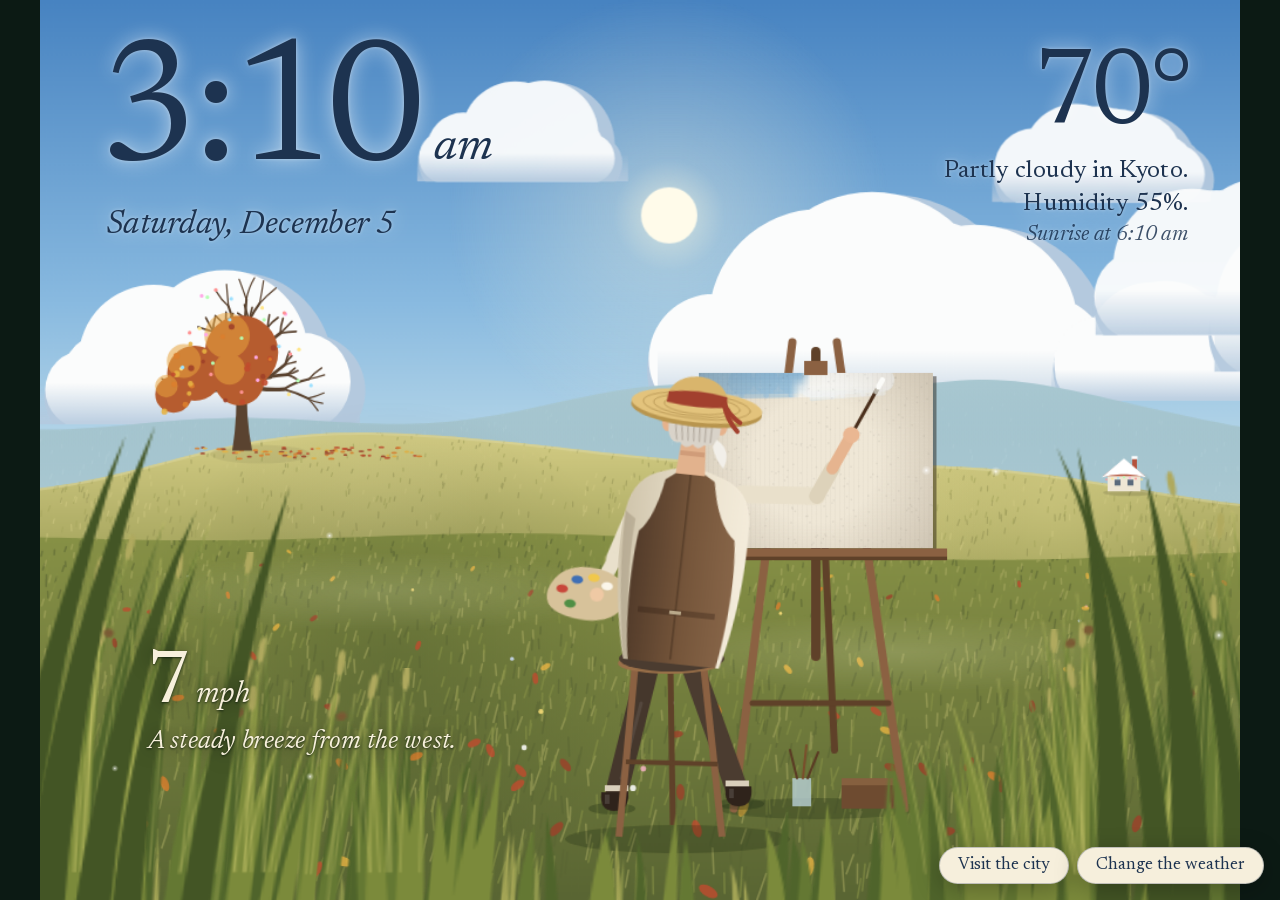
<file: demo/index.html>
<!DOCTYPE html>
<html lang="en">
<head>
<meta charset="utf-8">
<title>The Painter's Meadow</title>
<meta name="viewport" content="width=device-width, initial-scale=1">
<meta name="apple-mobile-web-app-capable" content="yes">
<meta name="mobile-web-app-capable" content="yes">
<meta name="apple-mobile-web-app-status-bar-style" content="black">
<meta name="apple-mobile-web-app-title" content="Panel">
<link rel="apple-touch-icon" href="icon-180.png">
<link rel="icon" type="image/png" href="icon-180.png">
<link rel="manifest" href="manifest.webmanifest">
<script>   // the start page (and the Home Screen icon): open the city if that was open last; links with settings open where they point
  try { if (!location.search && localStorage.getItem('panel.scene') === '"city"') location.replace('city.html'); } catch (e) {}
</script>

<meta name="description" content="An old painter in a windy meadow paints your photos, stroke by stroke. Live weather, a real sun, grass that sways with the wind. Drawn entirely in code.">
<link rel="stylesheet" href="../static/fonts/fonts.css">
<style>
  /* Standalone demo of the iPad panel's meadow scene. Same scene code (../static/meadow.js),
     with live weather fetched in the browser instead of from the panel server. */
  html, body { margin: 0; height: 100%; background: #0c1a14; overflow: hidden; color: #1d3350;
    font-family: 'Newsreader', Georgia, serif; -webkit-font-smoothing: antialiased; }
  /* fixed, not absolute: the unscaled 1024 px stage mustn't make the page wider than a narrow screen
     (an iPad held upright), or the browser reports the wrong width and iPadOS zooms the page out */
  #stage { position: fixed; left: 0; top: 0; width: 1024px; height: 768px; overflow: hidden; -webkit-transform-origin: 0 0; transform-origin: 0 0; }
  #stage canvas, #clouds, #waves { position: absolute; left: 0; top: 0; }
  #clouds, #waves { width: 1024px; height: 768px; overflow: hidden; pointer-events: none; }
  #figure { position: absolute; left: 0; top: 0; }
  #grass { position: absolute; left: 0; top: 0; width: 1024px; height: 768px; overflow: hidden; pointer-events: none; }
  #wx { pointer-events: none; }
  .wave { position: absolute; left: 0; top: 0; width: 460px; height: 70px;
    background: radial-gradient(ellipse at center, rgba(255,255,215,0.16), rgba(255,255,215,0) 70%); }

  #info { position: absolute; left: 0; top: 0; width: 1024px; height: 768px; pointer-events: none; }
  .sky { color: #1d3350; text-shadow: 0 0 16px rgba(255,255,255,0.55), 0 0 3px rgba(255,255,255,0.4); }
  body.ph-golden .sky { color: #3b2417; text-shadow: 0 0 16px rgba(255,236,205,0.6), 0 0 3px rgba(255,236,205,0.4); }
  body.ph-night .sky { color: #f3ead6; text-shadow: 0 1px 3px rgba(0,0,0,0.5), 0 0 18px rgba(0,0,20,0.6); }
  .ground { color: #f7f0dc; text-shadow: 0 1px 2px rgba(5,20,8,0.75), 0 0 16px rgba(5,20,8,0.6); }
  #clock { position: absolute; left: 50px; top: 26px; }
  #time { font-size: 150px; line-height: 1; letter-spacing: -4px; }
  #ampm { font-size: 40px; font-style: italic; margin-left: 10px; }
  #date { font-size: 28px; font-style: italic; margin: 2px 0 0 6px; }
  #weather { position: absolute; right: 44px; top: 40px; width: 400px; text-align: right; }
  #w-temp { font-size: 92px; line-height: 0.95; letter-spacing: -3px; }
  #w-text { font-size: 21px; line-height: 1.3; margin-top: 6px; }
  #w-more { font-size: 18px; font-style: italic; margin-top: 2px; }
  #w-sun { font-size: 18px; font-style: italic; margin-top: 4px; opacity: 0.85; }
  #wind { position: absolute; left: 92px; top: 552px; }
  #wind-speed { font-size: 64px; line-height: 1; letter-spacing: -1px; }
  #wind-speed small { font-size: 26px; letter-spacing: 0; margin-left: 6px; font-style: italic; }
  #wind-words { font-size: 22px; font-style: italic; margin-top: 4px; max-width: 280px; line-height: 1.25; }
  #painting-hit { position: absolute; left: 562px; top: 318px; width: 200px; height: 150px; pointer-events: auto; cursor: zoom-in; }
  #viewer { display: none; position: absolute; left: 0; top: 0; width: 1024px; height: 768px; background: rgba(10,14,12,0.86); pointer-events: auto; cursor: zoom-out; }
  #viewer.on { display: block; }
  #viewer div { position: absolute; left: 92px; top: 64px; width: 840px; height: 630px; background-size: cover; background-position: center;
    box-shadow: 0 0 0 12px #8b6142, 0 0 0 14px #5f4129, 0 20px 60px rgba(0,0,0,0.6); }

  /* controls: a paper card outside the scene */
  .pills { position: fixed; right: 16px; bottom: 16px; z-index: 5; display: flex; gap: 8px; }
  .pill { font: inherit; font-size: 17px; color: #1d3350; text-decoration: none;
    background: #f6efdc; border: 1px solid rgba(29,51,80,0.25); border-radius: 22px; padding: 9px 18px; cursor: pointer;
    box-shadow: 0 6px 24px rgba(0,0,0,0.25); }
  .seg { display: flex; gap: 6px; margin: 2px 0 14px; }
  .seg a { font: inherit; font-size: 15px; color: #1d3350; text-decoration: none; border: 1px solid rgba(29,51,80,0.3); border-radius: 16px; padding: 4px 11px; }
  .seg a.on { background: #1d3350; color: #f6efdc; border-color: #1d3350; }
  #panel .seg a { color: #1d3350; } #panel .seg a.on { color: #f6efdc; }
  #panel { display: none; position: fixed; right: 16px; bottom: 16px; z-index: 6; width: 330px; max-width: calc(100% - 32px);
    max-height: calc(100% - 32px); overflow-y: auto; box-sizing: border-box; padding: 18px 20px 16px;
    background: #f6efdc; color: #1d3350; border-radius: 14px; box-shadow: 0 10px 40px rgba(0,0,0,0.35); }
  body.panel #panel { display: block; -webkit-animation: rise 0.18s ease-out; animation: rise 0.18s ease-out; }
  @-webkit-keyframes rise { from { opacity: 0; -webkit-transform: translateY(10px); } to { opacity: 1; -webkit-transform: none; } }
  @keyframes rise { from { opacity: 0; transform: translateY(10px); } to { opacity: 1; transform: none; } }
  #scrim { display: none; position: fixed; left: 0; top: 0; right: 0; bottom: 0; z-index: 5; }
  body.panel #scrim { display: block; }
  /* a short line over the scene saying what just happened */
  #caption { position: fixed; left: 16px; bottom: 16px; z-index: 4; max-width: calc(100% - 32px); box-sizing: border-box;
    font-size: 17px; font-style: italic; padding: 9px 18px; border-radius: 22px; pointer-events: none;
    background: rgba(246,239,220,0.95); color: #1d3350; box-shadow: 0 6px 24px rgba(0,0,0,0.3);
    opacity: 0; -webkit-transform: translateY(8px); transform: translateY(8px); -webkit-transition: opacity 0.25s, -webkit-transform 0.25s; transition: opacity 0.25s, transform 0.25s; }
  #caption.on { opacity: 1; -webkit-transform: none; transform: none; }
  .chips button { -webkit-tap-highlight-color: transparent; -webkit-transition: background-color 0.15s, color 0.15s, opacity 0.2s, -webkit-transform 0.08s; transition: background-color 0.15s, color 0.15s, opacity 0.2s, transform 0.08s; }
  .chips button:active { -webkit-transform: scale(0.93); transform: scale(0.93); }
  body.panel .pills { display: none; }
  #panel h2 { margin: 0 0 4px; font-weight: 500; font-size: 22px; }
  #panel p { margin: 0 0 12px; font-size: 15px; line-height: 1.4; color: #4a5a70; }
  #panel label { display: block; font-size: 15px; margin: 14px 0 6px; font-weight: 500; }
  #panel label span { font-weight: 400; font-style: italic; color: #4a5a70; }
  #panel input[type=range] { width: 100%; accent-color: #a2402e; }
  .chips { display: flex; flex-wrap: wrap; gap: 6px; }
  .chips button, .row button, #panel .file { font: inherit; font-size: 15px; color: #1d3350; background: transparent; cursor: pointer;
    border: 1px solid rgba(29,51,80,0.3); border-radius: 16px; padding: 4px 11px; }
  .chips button.on { background: #1d3350; color: #f6efdc; border-color: #1d3350; }
  .row { display: flex; flex-wrap: wrap; gap: 6px; align-items: center; }
  .row button { white-space: nowrap; }
  .row input[type=text] { flex: 1; min-width: 0; font: inherit; font-size: 15px; padding: 5px 10px; border: 1px solid rgba(29,51,80,0.3); border-radius: 16px; background: #fffaf0; color: #1d3350; }
  #panel .file { display: inline-block; }
  #panel .file input { display: none; }
  #place-list { display: none; list-style: none; margin: 6px 0 0; padding: 4px; border-radius: 12px; border: 1px solid rgba(29,51,80,0.2); background: #fffaf0; box-shadow: 0 6px 18px rgba(29,51,80,0.12); }
  #place-list.open { display: block; }
  #place-list li { padding: 6px 10px; border-radius: 8px; cursor: pointer; font-size: 15px; color: #1d3350; line-height: 1.25; }
  #place-list li small { display: block; font-size: 13px; color: #4a5a70; }
  #place-list li.on, #place-list li:hover { background: rgba(162,64,46,0.12); }
  #place-status { font-size: 14px; color: #4a5a70; margin-top: 6px; min-height: 18px; }
  #reload { position: absolute; right: 64px; top: 10px; font: inherit; font-size: 15px; background: none; border: 0; color: #4a5a70; cursor: pointer; padding: 6px; }
  #close { position: absolute; right: 12px; top: 10px; font: inherit; font-size: 15px; background: none; border: 0; color: #4a5a70; cursor: pointer; padding: 6px; }
  #panel .foot { margin-top: 16px; font-size: 14px; color: #4a5a70; }
  #panel a { color: #a2402e; }
  #turn { display: none; position: fixed; left: 16px; right: 16px; top: calc(75vw + 14px); text-align: center; color: #f6efdc; font-style: italic; font-size: 16px; }
  @media (orientation: portrait) and (max-width: 700px) { #turn { display: block; } body.panel #turn { display: none; } #panel { max-height: calc(100% - 75vw - 32px); } }
  button:focus-visible, input:focus-visible, a:focus-visible, .file:focus-within { outline: 2px solid #a2402e; outline-offset: 2px; }
</style>
</head>
<body class="ph-day">
<div id="stage">
  <canvas id="backdrop"></canvas>
  <canvas id="moon"></canvas>
  <canvas id="sun"></canvas>
  <canvas id="land"></canvas>
  <div id="clouds"></div>
  <div id="waves"></div>
  <div id="figure"></div>
  <canvas id="wx"></canvas>
  <div id="grass"></div>
  <div id="info">
    <div id="clock" class="sky"><div><span id="time">--:--</span><span id="ampm"></span></div><div id="date"></div></div>
    <div id="weather" class="sky"><div id="w-temp"></div><div id="w-text">Fetching the weather</div><div id="w-sun"></div><div id="w-more"></div></div>
    <div id="wind" class="ground"><div id="wind-speed"></div><div id="wind-words"></div></div>
    <div id="painting-hit" title="See the painting up close"></div>
    <div id="viewer"><div id="viewer-img"></div></div>
  </div>
</div>

<div id="turn">Turn your phone sideways for the full meadow.</div>
<div class="pills"><a class="pill" id="to-city" href="city.html">Visit the city</a><button class="pill" id="open" type="button">Change the weather</button></div>
<div id="scrim"></div>
<div id="caption" role="status"></div>
<div id="panel" role="dialog" aria-label="Scene controls">
  <button id="reload" type="button" title="Get the latest version and redraw the scene">Reload</button>
  <button id="close" type="button" aria-label="Close">Close</button>
  <div class="seg" aria-label="Scene"><a class="on" href="#" aria-current="page">Meadow</a><a id="seg-city" href="city.html">City</a></div>
  <h2>The painter's meadow</h2>
  <p>He paints whatever is in front of him. Give him your photos, change the sky, or move through the year.</p>

  <label>Your photos <span>stay on this device</span></label>
  <div class="row"><label class="file" style="margin:0">Choose photos<input id="files" type="file" accept="image/*" multiple></label><button id="files-clear" type="button" hidden>Remove</button></div>

  <label for="wind-range">Wind <span id="wind-val"></span></label>
  <input id="wind-range" type="range" min="0" max="80" step="1" value="10">

  <label>Weather</label>
  <div class="chips" id="kinds">
    <button type="button" data-code="0">Clear</button><button type="button" data-code="2">Partly cloudy</button>
    <button type="button" data-code="3">Overcast</button><button type="button" data-code="45">Fog</button>
    <button type="button" data-code="63">Rain</button><button type="button" data-code="95">Storm</button>
    <button type="button" data-code="73">Snow</button>
  </div>

  <label for="time-range">Time of day <span id="time-val"></span></label>
  <input id="time-range" type="range" min="0" max="23.9167" step="0.0833333333" value="12">

  <label for="day-range">Date <span id="day-val"></span></label>
  <input id="day-range" type="range" min="0" max="364" step="1" value="0">

  <label for="place">Place</label>
  <div class="row"><input id="place" type="text" placeholder="Search a town" autocomplete="off" spellcheck="false"><button id="find" type="button">Go</button></div>
  <ul id="place-list"></ul>
  <div class="row" style="margin-top:6px"><button id="find-here" type="button">Near me</button><button id="live" type="button">Live weather</button><button id="units" type="button">°F</button></div>
  <div id="place-status"></div>

  <div class="foot">Drawn entirely in code, no images. Weather from <a href="https://open-meteo.com/" target="_blank" rel="noopener">Open-Meteo</a>. <a href="../">How it was made</a></div>
</div>

<script>window.MEADOW_STANDALONE = true;</script>
<script src="../static/sky.js"></script>
<script src="places.js"></script>
<script src="keep.js"></script>
<script src="../static/meadow.js"></script>
<script>
(function () {
  var DAYS = ['Sunday','Monday','Tuesday','Wednesday','Thursday','Friday','Saturday'];
  var MONTHS = ['January','February','March','April','May','June','July','August','September','October','November','December'];
  var COMPASS = ['north', 'northeast', 'east', 'southeast', 'south', 'southwest', 'west', 'northwest'];
  var WMO = {0: 'Clear', 1: 'Mostly clear', 2: 'Partly cloudy', 3: 'Overcast', 45: 'Fog', 48: 'Fog',
    51: 'Light drizzle', 53: 'Drizzle', 55: 'Heavy drizzle', 61: 'Light rain', 63: 'Rain', 65: 'Heavy rain',
    66: 'Freezing rain', 67: 'Freezing rain', 71: 'Light snow', 73: 'Snow', 75: 'Heavy snow', 77: 'Snow grains',
    80: 'Showers', 81: 'Showers', 82: 'Heavy showers', 85: 'Snow showers', 86: 'Snow showers',
    95: 'Thunderstorm', 96: 'Thunderstorm', 99: 'Thunderstorm'};
  function $(id) { return document.getElementById(id); }
  function pad(n) { return n < 10 ? '0' + n : '' + n; }
  function q(n) { var m = new RegExp('[?&]' + n + '=([^&#]*)').exec(location.search); return m ? decodeURIComponent(m[1]) : null; }

  var WX = { clear: 0, partly: 2, cloudy: 3, fog: 45, drizzle: 53, rain: 63, heavy: 65, snow: 73, blizzard: 75, storm: 95 };
  // a link's own settings win; then what this browser remembers (keep.js); then the defaults
  var saved = Keep.get('place');
  var unit = q('unit') || Keep.get('unit') || (/^en-US/.test(navigator.language || '') ? 'F' : 'C');
  var placeSet = !!(q('place') || saved), place = q('place') ? { name: q('place'), lat: +q('lat'), lon: +q('lon') } : saved || { name: 'Kyoto', lat: 35.0116, lon: 135.7681 };
  Keep.set('scene', 'meadow');
  var live = null, manual = { code: null, wind: null }, dayN = +(q('days') || 0), timeH = q('time') ? (function (t) { var p = t.split(':'); return +p[0] + p[1] / 60; })(q('time')) : null;

  function T(c) { return Math.round(unit === 'F' ? c * 9 / 5 + 32 : c); }
  function offset() {   // the place's UTC offset (seconds) on the day shown, so summer dates get summer time
    if (!live) return 0;
    if (!dayN || !live.tz || !window.Intl) return live.utc_offset;
    try {
      var ms = Date.now() + dayN * 86400000, p = {}, parts = new Intl.DateTimeFormat('en-US', { timeZone: live.tz, hourCycle: 'h23',
        year: 'numeric', month: 'numeric', day: 'numeric', hour: 'numeric', minute: 'numeric' }).formatToParts(new Date(ms));
      for (var i = 0; i < parts.length; i++) p[parts[i].type] = +parts[i].value;
      return Math.round((Date.UTC(p.year, p.month - 1, p.day, p.hour % 24, p.minute) - ms) / 60000) * 60;
    } catch (e) { return live.utc_offset; }
  }
  function current() {   // live weather with any manual changes on top
    var w = {}, k;
    for (k in live) w[k] = live[k];
    if (manual.code !== null) { w.code = manual.code; w.desc = WMO[manual.code]; }
    if (manual.wind !== null) w.wind = manual.wind;
    w.utc_offset = offset();
    return w;
  }
  function localNow() {   // hours since midnight at the chosen place
    if (timeH !== null) return timeH;
    var d = new Date(Date.now() + offset() * 1000);
    return d.getUTCHours() + d.getUTCMinutes() / 60;
  }
  function hm(iso) { var p = iso.split('T')[1].split(':'); return +p[0] + p[1] / 60; }
  function sunTimes(w) {   // sunrise and sunset (local hours) on the day shown: live for today, worked out from the sun for other days,
    // or { polar: 'up' | 'down' } when it never rises or never sets
    var off = (w.utc_offset || 0) * 1000, d = new Date(Date.now() + off + dayN * 86400000), m0 = Date.UTC(d.getUTCFullYear(), d.getUTCMonth(), d.getUTCDate()) - off;
    var rise = null, set = null, prev = Sky.sun(m0, place.lat, place.lon).el, i;
    for (i = 1; i <= 288; i++) {
      var el = Sky.sun(m0 + i * 300000, place.lat, place.lon).el, f = (i - 1 + (-0.833 - prev) / (el - prev)) / 12;
      if (prev < -0.833 && el >= -0.833 && rise === null) rise = f;
      if (prev >= -0.833 && el < -0.833) set = f;
      prev = el;
    }
    if (rise === null && set === null) return { polar: prev > -0.833 ? 'up' : 'down' };   // midnight sun, or polar night
    if (!dayN) return [hm(w.sunrise), hm(w.sunset)];
    return [rise === null ? hm(w.sunrise) : rise, set === null ? hm(w.sunset) : set];
  }
  function fmt(h) { var hh = Math.floor(h), mm = Math.round((h - hh) * 60); if (mm === 60) { hh++; mm = 0; } return { t: (hh % 12 || 12) + ':' + pad(mm), ap: hh % 24 < 12 ? 'am' : 'pm' }; }
  function setPhase() { document.body.className = document.body.className.replace(/ph-\w+/, 'ph-' + Meadow.phase()); }
  function render() {
    if (!live) return;
    var w = current();
    Meadow.setWeather(w);
    setPhase();
    $('w-temp').textContent = T(w.temp) + '°';
    var feels = Math.abs(T(w.feels) - T(w.temp)) >= 3;
    $('w-text').innerHTML = '';
    $('w-text').appendChild(document.createTextNode(w.desc + ' in ' + place.name + '.'));
    $('w-text').appendChild(document.createElement('br'));
    $('w-text').appendChild(document.createTextNode((feels ? 'Feels like ' + T(w.feels) + '°, humidity ' : 'Humidity ') + w.humidity + '%.'));
    var st = sunTimes(w), now = localNow(), rise = st[0], set = st[1];
    $('w-sun').textContent = st.polar ? (st.polar === 'up' ? 'The sun doesn’t set today' : 'The sun doesn’t rise today') : now < rise ? 'Sunrise at ' + fmt(rise).t + ' ' + fmt(rise).ap : now < set ? 'Sunset at ' + fmt(set).t + ' ' + fmt(set).ap : 'Sunrise at ' + fmt(rise).t + ' ' + fmt(rise).ap;
    var kmh = w.wind, from = w.wind_dir == null ? '' : ' from the ' + COMPASS[Math.round(w.wind_dir / 45) % 8];
    $('wind-speed').innerHTML = kmh < 2 ? 'Calm' : (unit === 'F' ? Math.round(kmh * 0.621) + '<small>mph</small>' : Math.round(kmh) + '<small>km/h</small>');
    $('wind-words').textContent = kmh < 2 ? 'Still air. The grass is resting.' :
      (kmh < 12 ? 'A light breeze' : kmh < 29 ? 'A steady breeze' : kmh < 39 ? 'A fresh wind' : kmh < 50 ? 'A strong wind' : kmh < 62 ? 'Near-gale winds' : 'Gale-force winds') + from + '.';
    $('wind-range').value = Math.round(kmh);
    $('wind-val').textContent = unit === 'F' ? Math.round(kmh * 0.621) + ' mph' : Math.round(kmh) + ' km/h';
    var chips = $('kinds').getElementsByTagName('button');
    for (var i = 0; i < chips.length; i++) chips[i].className = manual.code !== null && +chips[i].getAttribute('data-code') === manual.code ? 'on' : '';
    $('units').textContent = unit === 'F' ? 'Show °C' : 'Show °F';
    tick(); links();
  }
  function links() {   // the switch to the city keeps the weather, wind, time and place
    var qs = [], name;
    for (name in WX) if (WX[name] === manual.code) { qs.push('wx=' + name); break; }
    if (manual.wind !== null) qs.push('wind=' + manual.wind);
    if (timeH !== null) qs.push('time=' + Math.floor(timeH) + ':' + pad(Math.round((timeH % 1) * 60)));
    if (dayN) qs.push('days=' + dayN);
    if (placeSet) qs.push('place=' + encodeURIComponent(place.name), 'lat=' + place.lat, 'lon=' + place.lon);
    qs.push('unit=' + unit);
    var href = 'city.html?' + qs.join('&');
    $('to-city').href = href; $('seg-city').href = href;
  }
  function tick() {
    var h = localNow(), f = fmt(h);
    $('time').textContent = f.t; $('ampm').textContent = f.ap;
    var d = new Date(Date.now() + dayN * 86400000 + offset() * 1000);
    $('date').textContent = DAYS[d.getUTCDay()] + ', ' + MONTHS[d.getUTCMonth()] + ' ' + d.getUTCDate();
    $('time-range').value = h;
    $('day-range').value = dayN;
    $('day-val').textContent = (dayN ? MONTHS[d.getUTCMonth()].slice(0, 3) + ' ' + d.getUTCDate() : 'today') + ', ' + moonWords();
    var tf = fmt(h); $('time-val').textContent = timeH === null ? 'now, ' + tf.t + ' ' + tf.ap : tf.t + ' ' + tf.ap;
  }

  function moonWords() {
    var m = Meadow.moon(), side = m.waxing ? 'waxing' : 'waning';
    var name = m.lit < 0.03 ? 'new moon' : m.lit < 0.4 ? side + ' crescent' : m.lit < 0.6 ? 'half moon' :
      m.lit < 0.97 ? side + ' gibbous' : 'full moon';
    return name + (m.lit < 0.03 ? '' : m.el < -4 ? ', below the horizon' : m.x < 0 || m.x > 1024 ? ', out of view' : ', in the sky');
  }

  function fetchAir() {   // live US air quality: a haze over the scene when it's poor
    var x = new XMLHttpRequest();
    x.open('GET', 'https://air-quality-api.open-meteo.com/v1/air-quality?latitude=' + place.lat + '&longitude=' + place.lon + '&current=us_aqi', true);
    x.onload = function () {
      try {
        var a = Math.round(JSON.parse(x.responseText).current.us_aqi), words = a <= 50 ? 'good' : a <= 100 ? 'moderate' : a <= 150 ? 'unhealthy for sensitive groups' : a <= 200 ? 'unhealthy' : a <= 300 ? 'very unhealthy' : 'hazardous';
        Meadow.setAir(a);
        $('w-more').textContent = 'Air quality ' + a + ', ' + words + '.';
      } catch (e) {}
    };
    x.send();
  }
  function fetchWeather() {
    $('place-status').textContent = 'Fetching the weather for ' + place.name;
    var url = 'https://api.open-meteo.com/v1/forecast?latitude=' + place.lat + '&longitude=' + place.lon +
      '&current=temperature_2m,apparent_temperature,weather_code,wind_speed_10m,wind_direction_10m,relative_humidity_2m,is_day,cloud_cover' +
      '&daily=sunrise,sunset&timezone=auto&forecast_days=1';
    var x = new XMLHttpRequest();
    x.open('GET', url, true);
    x.onload = function () {
      try {
        var r = JSON.parse(x.responseText), c = r.current;
        live = { place: place.name, lat: place.lat, lon: place.lon, temp: c.temperature_2m, feels: c.apparent_temperature,
          desc: WMO[c.weather_code] || 'Fair', wind: Math.round(c.wind_speed_10m), wind_dir: c.wind_direction_10m,
          humidity: c.relative_humidity_2m, code: c.weather_code, is_day: c.is_day, clouds: c.cloud_cover,
          utc_offset: r.utc_offset_seconds || 0, tz: r.timezone, sunrise: r.daily.sunrise[0], sunset: r.daily.sunset[0] };
        $('place-status').textContent = 'Live weather for ' + place.name + '.';
        render();
        fetchAir();
      } catch (e) { offline(); }
    };
    x.onerror = offline;
    x.send();
  }
  function offline() {   // still show the scene with a pleasant made-up day
    var d = new Date(), iso = d.getFullYear() + '-' + pad(d.getMonth() + 1) + '-' + pad(d.getDate());
    live = { place: place.name, lat: place.lat, lon: place.lon, temp: 21, feels: 21, desc: 'Partly cloudy', wind: 12, wind_dir: 270,
      humidity: 55, code: 2, is_day: 1, utc_offset: -d.getTimezoneOffset() * 60, sunrise: iso + 'T06:10', sunset: iso + 'T19:20' };
    $('place-status').textContent = 'Could not reach the weather service, so this is a made-up day.';
    render();
  }

  // controls
  function closePanel() { document.body.className = document.body.className.replace(/ panel\b/g, ''); }
  var capTimer;
  function caption(text) {   // a short line over the scene, for when the panel is out of the way
    var c = $('caption'); c.textContent = text; c.className = 'on';
    clearTimeout(capTimer); capTimer = setTimeout(function () { c.className = ''; }, 3500);
  }
  $('open').onclick = function () { $('caption').className = ''; document.body.className += ' panel'; };
  $('close').onclick = closePanel;
  $('scrim').onclick = closePanel;   // a click anywhere outside the panel closes it
  document.addEventListener('keydown', function (e) { if (e.keyCode === 27) closePanel(); });
  $('wind-range').oninput = function () { manual.wind = +this.value; render(); };
  $('kinds').onclick = function (e) { var c = e.target.getAttribute('data-code'); if (c === null) return; manual.code = +c; render(); };
  $('time-range').oninput = function () { timeH = +this.value; Meadow.setTime(timeH); render(); };
  $('day-range').oninput = function () { dayN = +this.value; Meadow.setDays(dayN); render(); };
  $('live').onclick = function () { manual = { code: null, wind: null }; timeH = null; dayN = 0; Meadow.setDays(0); Meadow.setTime(null); fetchWeather(); };
  $('reload').onclick = function () { $('place-status').textContent = 'Getting the latest version'; Keep.freshReload(); };
  $('units').onclick = function () { unit = unit === 'F' ? 'C' : 'F'; Keep.set('unit', unit); render(); };
  var shown = place.label || (saved && +saved.lat === +place.lat && +saved.lon === +place.lon && saved.label) || '';   // the full name of the place in use
  Places.attach({ input: $('place'), button: $('find'), list: $('place-list'), status: $('place-status'), current: placeSet ? shown : '', pick: function (r) {   // suggestions as you type
    place = { name: r.name, lat: r.lat, lon: r.lon, label: r.label }; placeSet = true; Keep.set('place', place);
    manual = { code: null, wind: null }; timeH = null; Meadow.setTime(null); fetchWeather();
  } });
  $('find-here').onclick = function () {
    if (!navigator.geolocation) { $('place-status').textContent = 'This browser cannot share its location.'; return; }
    $('place-status').textContent = 'Asking for your location';
    navigator.geolocation.getCurrentPosition(function (p) {
      place = { name: 'your area', lat: +p.coords.latitude.toFixed(2), lon: +p.coords.longitude.toFixed(2) }; placeSet = true; Keep.set('place', place); $('place').value = '';
      manual = { code: null, wind: null }; timeH = null; Meadow.setTime(null); fetchWeather();
    }, function () { $('place-status').textContent = 'Location was not shared. Search for a town instead.'; });
  };
  function usePhotos(urls) { if (urls.length) { Meadow.setPhotos(urls, 60); $('files-clear').hidden = false; } }
  $('files').onchange = function () {   // kept in this browser (keep.js), so they're here next time
    if (!this.files.length) return;
    $('place-status').textContent = 'Getting your photos ready';
    var n = this.files.length;
    Keep.savePhotos(this.files, function (urls) {
      usePhotos(urls);
      $('place-status').textContent = n === 1 ? 'He is painting your photo.' : 'He is painting your photos, a new one every minute.';
    });
    this.value = '';
  };
  $('files-clear').onclick = function () {
    Keep.clearPhotos(); Meadow.setPhotos([], 60); this.hidden = true;
    $('place-status').textContent = 'Your photos are gone from this device. He paints the meadow again.';
  };
  Keep.loadPhotos(usePhotos);
  $('painting-hit').onclick = function () {
    $('viewer-img').style.backgroundImage = 'url(' + (Meadow.photo() || Meadow.snapshot()) + ')';
    $('viewer').className = 'on';
  };
  $('viewer').onclick = function () { $('viewer').className = ''; };

  if (q('wx') && WX[q('wx')] !== undefined) manual.code = WX[q('wx')];   // links like ?wx=rain&wind=40&time=18:30
  if (q('wind')) manual.wind = +q('wind');
  if (q('clean')) document.querySelector('.pills').style.display = 'none';
  if (q('panel')) document.body.className += ' panel';
  if (timeH !== null) Meadow.setTime(timeH);
  fetchWeather();
  setInterval(tick, 1000);
  setInterval(function () { if (manual.code === null && manual.wind === null) fetchWeather(); }, 10 * 60 * 1000);
})();
</script>
</body>
</html>
</file>
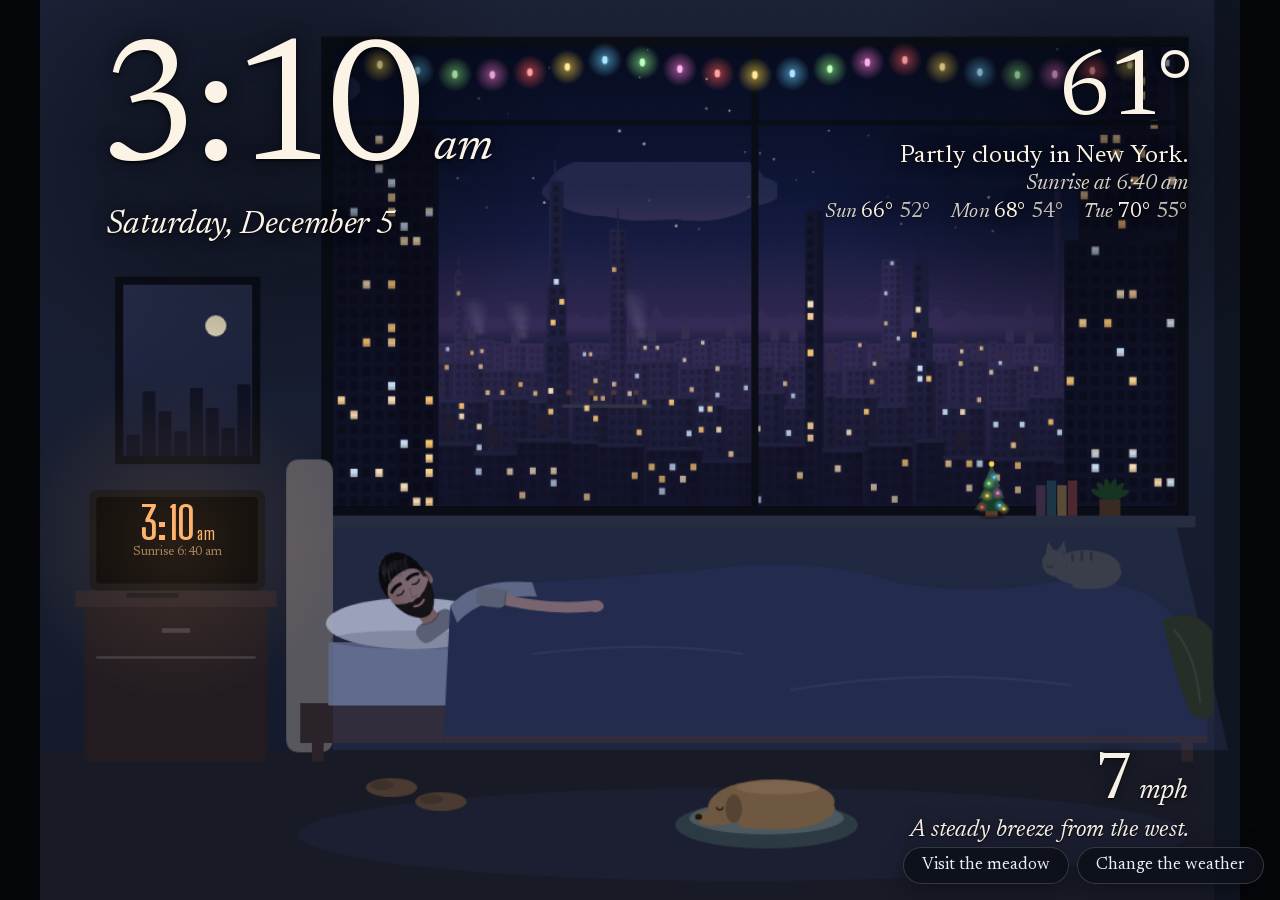
<file: demo/city.html>
<!DOCTYPE html>
<html lang="en">
<head>
<meta charset="utf-8">
<title>The City Apartment</title>
<meta name="viewport" content="width=device-width, initial-scale=1">
<meta name="apple-mobile-web-app-capable" content="yes">
<meta name="mobile-web-app-capable" content="yes">
<meta name="apple-mobile-web-app-status-bar-style" content="black">
<meta name="apple-mobile-web-app-title" content="Panel">
<link rel="apple-touch-icon" href="icon-180.png">
<link rel="icon" type="image/png" href="icon-180.png">
<link rel="manifest" href="manifest.webmanifest">

<meta name="description" content="A coder's corner apartment high over Manhattan: a golden retriever, a cat on the desk, the real sunrise and sunset, live weather. Drawn entirely in code.">
<link rel="stylesheet" href="../static/fonts/fonts.css">
<style>
  /* Standalone demo of the iPad panel's city scene. Same scene code (../static/city.js),
     with live weather fetched in the browser instead of from the panel server. */
  html, body { margin: 0; height: 100%; background: #05060a; overflow: hidden;
    font-family: 'Newsreader', Georgia, serif; -webkit-font-smoothing: antialiased; }
  /* fixed, not absolute: the unscaled 1024 px stage mustn't make the page wider than a narrow screen
     (an iPad held upright), or the browser reports the wrong width and iPadOS zooms the page out */
  #stage { position: fixed; left: 0; top: 0; width: 1024px; height: 768px; overflow: hidden; -webkit-transform-origin: 0 0; transform-origin: 0 0; }
  #world { position: absolute; left: 0; top: 0; width: 2048px; height: 768px; }
  .half { position: absolute; top: 0; width: 1024px; height: 768px; overflow: hidden; }
  .half > div { position: absolute; left: 0; top: 0; }
  #bed { left: 0; } #desk { left: 1024px; }

  #info { position: absolute; left: 0; top: 0; width: 1024px; height: 768px; pointer-events: none; }
  /* The words sit over towers, window frames and lit windows, so they always get cream ink
     and a soft shade behind them, darker at night, like dusk gathering in the room's corners. */
  .sky { color: #fbf3e6; text-shadow: 0 1px 2px rgba(0,0,0,0.65), 0 0 14px rgba(6,8,16,0.7); }
  .shade { position: absolute; pointer-events: none; }
  #shade-l { left: -60px; top: -70px; width: 660px; height: 440px;
    background: -webkit-radial-gradient(38% 46%, ellipse closest-side, rgba(8,10,18,0.5), rgba(8,10,18,0.32) 55%, rgba(8,10,18,0));
    background: radial-gradient(ellipse closest-side at 38% 46%, rgba(8,10,18,0.5), rgba(8,10,18,0.32) 55%, rgba(8,10,18,0)); }
  #shade-r { left: 500px; top: -40px; width: 620px; height: 380px;
    background: -webkit-radial-gradient(64% 46%, ellipse closest-side, rgba(8,10,18,0.5), rgba(8,10,18,0.32) 55%, rgba(8,10,18,0));
    background: radial-gradient(ellipse closest-side at 64% 46%, rgba(8,10,18,0.5), rgba(8,10,18,0.32) 55%, rgba(8,10,18,0)); }
  body.ph-day .shade { opacity: 0.85; }
  .ground { color: #f7f0e6; text-shadow: 0 1px 2px rgba(0,0,0,0.8), 0 0 14px rgba(0,0,0,0.6); }
  #clock { position: absolute; left: 50px; top: 26px; }
  #time { font-size: 150px; line-height: 1; letter-spacing: -4px; }
  #ampm { font-size: 40px; font-style: italic; margin-left: 10px; }
  #date { font-size: 28px; font-style: italic; margin: 2px 0 0 6px; }
  #weather { position: absolute; right: 44px; top: 40px; width: 420px; text-align: right; }
  #w-temp { font-size: 80px; line-height: 0.95; letter-spacing: -3px; }
  #w-text { font-size: 21px; line-height: 1.3; margin-top: 4px; }
  #w-more { font-size: 18px; font-style: italic; margin-top: 2px; }
  #w-sun { font-size: 18px; font-style: italic; margin-top: 1px; opacity: 0.85; }
  #w-days { margin-top: 4px; display: flex; justify-content: flex-end; }
  .day { margin-left: 16px; font-size: 18px; line-height: 1.25; }
  .day i { font-size: 17px; opacity: 0.85; margin-right: 4px; }
  .day .lo { opacity: 0.75; }
  #wind { position: absolute; right: 44px; top: 640px; text-align: right; }
  #wind-speed { font-size: 56px; line-height: 1; }
  #wind-speed small { font-size: 24px; margin-left: 6px; font-style: italic; }
  #wind-words { font-size: 20px; font-style: italic; margin-top: 2px; }

  #dclock { left: 140px; top: 442px; width: 110px; height: 36px; text-align: center; color: #ff9a4a;
    font-family: 'Big Shoulders Display', sans-serif; font-weight: 600; font-size: 30px; line-height: 36px; letter-spacing: 1px;
    text-shadow: 0 0 8px rgba(255,140,60,0.8); }
  #dclock small { font-size: 13px; margin-left: 3px; letter-spacing: 0; }
  #bc { left: 54px; top: 428px; width: 126px; height: 66px; text-align: center; color: #ffb36b; font-family: 'Big Shoulders Display', sans-serif; }
  #bc-time { font-size: 38px; font-weight: 600; line-height: 1; }
  #bc-time small { font-size: 14px; margin-left: 2px; }
  #bc-sun { font-size: 11px; color: #a8845e; font-family: 'Newsreader', Georgia, serif; }
  #phone { left: 66px; top: 494px; width: 60px; height: 30px; opacity: 0; transition: opacity 0.8s;
    background: radial-gradient(ellipse at center, rgba(140,200,255,0.55), rgba(140,200,255,0) 70%); }
  #photo-hit { left: 748px; top: 272px; width: 220px; height: 160px; cursor: zoom-in; }
  /* a post-it on the monitor's bezel: how to get the real panel's Spotify player going */
  #postit { left: 456px; top: 384px; width: 46px; height: 40px; padding: 5px 4px 0; background: #ffe36e; color: #5a4a12; cursor: pointer;
    font-style: italic; font-size: 11px; line-height: 12px; text-align: center; box-shadow: 1px 2px 3px rgba(0,0,0,0.35); transform: rotate(-5deg); }
  #postit:before { content: ''; position: absolute; left: 0; right: 0; top: 0; height: 6px; background: rgba(0,0,0,0.06); }
  #spnote { display: none; position: absolute; left: 0; top: 0; width: 1024px; height: 768px; background: rgba(6,8,12,0.72); cursor: pointer; }
  #spnote.on { display: block; }
  #spnote > div { position: absolute; left: 212px; top: 120px; width: 540px; padding: 34px 38px 26px; background: #ffe98a; color: #3d3210;
    font-size: 19px; line-height: 1.42; box-shadow: 0 24px 50px rgba(0,0,0,0.5); transform: rotate(-1.2deg); }
  #spnote > div:before { content: ''; position: absolute; left: 0; right: 0; top: 0; height: 18px; background: rgba(0,0,0,0.05); }
  #spnote h2 { margin: 0 0 12px; font-size: 27px; font-weight: 500; font-style: italic; }
  #spnote ol { margin: 0; padding-left: 24px; }
  #spnote li { margin-bottom: 9px; }
  #spnote code { font-family: Menlo, monospace; font-size: 14px; background: rgba(255,255,255,0.45); padding: 0 3px; word-wrap: break-word; }
  #spnote .fine { margin: 12px 0 0; font-size: 16px; font-style: italic; color: #6b5a22; }
  #spnote .back { margin: 14px 0 0; font-size: 15px; text-align: right; opacity: 0.6; }
  #viewer { display: none; position: absolute; left: 0; top: 0; width: 1024px; height: 768px; background: rgba(6,8,12,0.9); cursor: zoom-out; }
  #viewer.on { display: block; }
  #viewer div { position: absolute; left: 92px; top: 64px; width: 840px; height: 630px; background-size: cover; background-position: center;
    box-shadow: 0 0 0 10px #101216, 0 20px 60px rgba(0,0,0,0.6); }

  /* controls: a dark glass card outside the scene, amber like the desk clock */
  .pills { position: fixed; right: 16px; bottom: 16px; z-index: 5; display: flex; gap: 8px; }
  .pill { font: inherit; font-size: 17px; color: #e9eef5; background: rgba(14,17,26,0.92); border: 1px solid rgba(233,238,245,0.18);
    border-radius: 22px; padding: 9px 18px; cursor: pointer; box-shadow: 0 6px 24px rgba(0,0,0,0.35); text-decoration: none; }
  #panel { display: none; position: fixed; right: 16px; bottom: 16px; z-index: 6; width: 340px; max-width: calc(100% - 32px);
    max-height: calc(100% - 32px); overflow-y: auto; box-sizing: border-box; padding: 18px 20px 16px;
    background: #11141c; color: #e9eef5; border-radius: 14px; box-shadow: 0 10px 40px rgba(0,0,0,0.5); border: 1px solid rgba(233,238,245,0.08); }
  body.panel #panel { display: block; -webkit-animation: rise 0.18s ease-out; animation: rise 0.18s ease-out; }
  @-webkit-keyframes rise { from { opacity: 0; -webkit-transform: translateY(10px); } to { opacity: 1; -webkit-transform: none; } }
  @keyframes rise { from { opacity: 0; transform: translateY(10px); } to { opacity: 1; transform: none; } }
  #scrim { display: none; position: fixed; left: 0; top: 0; right: 0; bottom: 0; z-index: 5; }
  body.panel #scrim { display: block; }
  /* a short line over the scene saying what just happened */
  #caption { position: fixed; left: 16px; bottom: 16px; z-index: 4; max-width: calc(100% - 32px); box-sizing: border-box;
    font-size: 17px; font-style: italic; padding: 9px 18px; border-radius: 22px; pointer-events: none;
    background: rgba(14,17,26,0.92); color: #e9eef5; box-shadow: 0 6px 24px rgba(0,0,0,0.3);
    opacity: 0; -webkit-transform: translateY(8px); transform: translateY(8px); -webkit-transition: opacity 0.25s, -webkit-transform 0.25s; transition: opacity 0.25s, transform 0.25s; }
  #caption.on { opacity: 1; -webkit-transform: none; transform: none; }
  .chips button { -webkit-tap-highlight-color: transparent; -webkit-transition: background-color 0.15s, color 0.15s, opacity 0.2s, -webkit-transform 0.08s; transition: background-color 0.15s, color 0.15s, opacity 0.2s, transform 0.08s; }
  .chips button:active { -webkit-transform: scale(0.93); transform: scale(0.93); }
  body.panel .pills { display: none; }
  #panel h2 { margin: 0 0 4px; font-weight: 500; font-size: 22px; }
  #panel p { margin: 0 0 12px; font-size: 15px; line-height: 1.4; color: #a6afbf; }
  #panel label { display: block; font-size: 15px; margin: 14px 0 6px; font-weight: 500; }
  #panel label span { font-weight: 400; font-style: italic; color: #a6afbf; }
  #panel input[type=range] { width: 100%; accent-color: #ff9a4a; }
  .chips { display: flex; flex-wrap: wrap; gap: 6px; }
  .chips button, .row button, #panel .file, .seg a { font: inherit; font-size: 15px; color: #e9eef5; background: transparent; cursor: pointer;
    border: 1px solid rgba(233,238,245,0.25); border-radius: 16px; padding: 4px 11px; text-decoration: none; }
  .chips button.on, .seg a.on { background: #ff9a4a; color: #16100a; border-color: #ff9a4a; }
  #pets button.wait { opacity: 0.4; }
  #pet-status { font-size: 14px; font-style: italic; color: #ffb36b; margin-top: 6px; min-height: 18px; }
  .seg { display: flex; gap: 6px; margin: 2px 0 14px; }
  .row { display: flex; flex-wrap: wrap; gap: 6px; align-items: center; }
  .row button { white-space: nowrap; }
  .row input[type=text] { flex: 1; min-width: 0; font: inherit; font-size: 15px; padding: 5px 10px; border: 1px solid rgba(233,238,245,0.25); border-radius: 16px; background: #1a1f2b; color: #e9eef5; }
  #panel .file { display: inline-block; }
  #panel .file input { display: none; }
  #place-list { display: none; list-style: none; margin: 6px 0 0; padding: 4px; border-radius: 12px; border: 1px solid rgba(233,238,245,0.18); background: #1a1f2b; box-shadow: 0 6px 18px rgba(0,0,0,0.35); }
  #place-list.open { display: block; }
  #place-list li { padding: 6px 10px; border-radius: 8px; cursor: pointer; font-size: 15px; color: #e9eef5; line-height: 1.25; }
  #place-list li small { display: block; font-size: 13px; color: #a6afbf; }
  #place-list li.on, #place-list li:hover { background: rgba(255,154,74,0.18); }
  #place-status { font-size: 14px; color: #a6afbf; margin-top: 6px; min-height: 18px; }
  #reload { position: absolute; right: 64px; top: 10px; font: inherit; font-size: 15px; background: none; border: 0; color: #a6afbf; cursor: pointer; padding: 6px; }
  #close { position: absolute; right: 12px; top: 10px; font: inherit; font-size: 15px; background: none; border: 0; color: #a6afbf; cursor: pointer; padding: 6px; }
  #panel .foot { margin-top: 16px; font-size: 14px; color: #a6afbf; }
  #panel a.link { color: #ffb36b; }
  #turn { display: none; position: fixed; left: 16px; right: 16px; top: calc(75vw + 14px); text-align: center; color: #e9eef5; font-style: italic; font-size: 16px; }
  @media (orientation: portrait) and (max-width: 700px) { #turn { display: block; } body.panel #turn { display: none; } #panel { max-height: calc(100% - 75vw - 32px); } }
  button:focus-visible, input:focus-visible, a:focus-visible, .file:focus-within { outline: 2px solid #ff9a4a; outline-offset: 2px; }
</style>
</head>
<body class="ph-day">
<div id="stage">
  <div id="world">
    <div id="bed" class="half">
      <div></div>
      <div id="bc"><div id="bc-time">--:--</div><div id="bc-sun"></div></div>
      <div id="phone"></div>
    </div>
    <div id="desk" class="half">
      <div></div>
      <div id="dclock">--:--</div>
      <div id="photo-hit" title="See the photo up close"></div>
      <div id="postit" title="Spotify setup">Spotify setup ♪</div>
    </div>
  </div>
  <div id="info">
    <div class="shade" id="shade-l"></div><div class="shade" id="shade-r"></div>
    <div id="clock" class="sky"><div><span id="time">--:--</span><span id="ampm"></span></div><div id="date"></div></div>
    <div id="weather" class="sky"><div id="w-temp"></div><div id="w-text">Fetching the weather</div><div id="w-sun"></div><div id="w-more"></div><div id="w-days"></div></div>
    <div id="wind" class="ground"><div id="wind-speed"></div><div id="wind-words"></div></div>
  </div>
  <div id="spnote"><div>
    <h2>Spotify on your own panel</h2>
    <ol>
      <li>Make an app at <code>developer.spotify.com/dashboard</code>. Pick Web API, and add the redirect URI <code>http://127.0.0.1:8765/api/spotify/callback</code>. Or ask to be added to mine.</li>
      <li>On an always-on computer (a Raspberry Pi is ideal), clone <code>github.com/yshakhd/ipad-panel</code> and run <code>./install.sh</code>. Put the app's Client ID and secret under <code>"spotify"</code> in <code>config.json</code>, and run it again.</li>
      <li>On your phone, open <code>&lt;that computer&gt;:8765/api/spotify/login</code> and follow it.</li>
      <li>Music plays on any speaker you pick under "Playing on …": your phone, a smart speaker, or the Spotify app on your laptop.</li>
    </ol>
    <p class="fine">You need Premium. The README's Music section has the rest.</p>
    <p class="back">Click to put it back</p>
  </div></div>
  <div id="viewer"><div id="viewer-img"></div></div>
</div>

<div id="turn">Turn your phone sideways for the whole apartment.</div>
<div class="pills"><a class="pill" id="to-meadow" href="./">Visit the meadow</a><button class="pill" id="open" type="button">Change the weather</button></div>
<div id="scrim"></div>
<div id="caption" role="status"></div>
<div id="panel" role="dialog" aria-label="Scene controls">
  <button id="reload" type="button" title="Get the latest version and redraw the scene">Reload</button>
  <button id="close" type="button" aria-label="Close">Close</button>
  <div class="seg" aria-label="Scene"><a id="seg-meadow" href="./">Meadow</a><a class="on" href="#" aria-current="page">City</a></div>
  <h2>The city apartment</h2>
  <p id="about">He codes by the west window and edits your photos on the second screen. From 1 to 8 in the morning he's asleep, facing the sunrise.</p>

  <label>Your photos <span>stay on this device</span></label>
  <div class="row"><label class="file" style="margin:0">Choose photos<input id="files" type="file" accept="image/*" multiple></label><button id="files-clear" type="button" hidden>Remove</button></div>

  <label>Bedroom picture <span>framed on the wall by the bed</span></label>
  <div class="row"><label class="file" style="margin:0">Choose a picture<input id="bedpic" type="file" accept="image/*"></label><button id="bedpic-clear" type="button" hidden>Remove</button></div>

  <label>Who lives here</label>
  <div class="chips" id="person"><button type="button" data-p="him">Him</button><button type="button" data-p="her">Her</button></div>

  <label>Room</label>
  <div class="chips" id="views"><button type="button" data-v="">By the clock</button><button type="button" data-v="desk">Desk</button><button type="button" data-v="bed">Bed</button></div>

  <label>Animals <span>they also come by on their own</span></label>
  <div class="chips" id="pets"><button type="button" data-dog="visit">Dog, come here</button><button type="button" data-dog="fetch">Fetch</button><button type="button" data-dog="tail">Chase your tail</button><button type="button" data-cat="1">Wake the cat</button><button type="button" data-bell="1">Ring the doorbell</button><button type="button" data-note="1" id="note-btn">Leave him a note</button></div>
  <div id="pet-status"></div>

  <label for="wind-range">Wind <span id="wind-val"></span></label>
  <input id="wind-range" type="range" min="0" max="80" step="1" value="10">

  <label>Weather</label>
  <div class="chips" id="kinds">
    <button type="button" data-code="0">Clear</button><button type="button" data-code="2">Partly cloudy</button>
    <button type="button" data-code="3">Overcast</button><button type="button" data-code="45">Fog</button>
    <button type="button" data-code="63">Rain</button><button type="button" data-code="95">Storm</button>
    <button type="button" data-code="73">Snow</button>
  </div>

  <label for="time-range">Time of day <span id="time-val"></span></label>
  <input id="time-range" type="range" min="0" max="23.9167" step="0.0833333333" value="12">

  <label for="day-range">Date <span id="day-val"></span></label>
  <input id="day-range" type="range" min="0" max="364" step="1" value="0">

  <label for="place">Place</label>
  <div class="row"><input id="place" type="text" placeholder="Search a town" autocomplete="off" spellcheck="false"><button id="find" type="button">Go</button></div>
  <ul id="place-list"></ul>
  <div class="row" style="margin-top:6px"><button id="find-here" type="button">Near me</button><button id="live" type="button">Live weather</button><button id="units" type="button">°F</button></div>
  <div id="place-status"></div>

  <div class="foot">Drawn entirely in code, no images. Weather from <a class="link" href="https://open-meteo.com/" target="_blank" rel="noopener">Open-Meteo</a>. <a class="link" href="../">How it was made</a></div>
</div>

<script>
  // Read the shared settings (from a link or the meadow), then take them off the address:
  // the scene treats ?wx, ?wind and ?time as fixed, and here the controls should stay free.
  window.CITY_STANDALONE = true;
  window.CITY_START = (function () {
    var o = {}, keep = [], parts = location.search.replace(/^\?/, '').split('&');
    for (var i = 0; i < parts.length; i++) {
      if (!parts[i]) continue;
      var kv = parts[i].split('='), k = decodeURIComponent(kv[0]), v = decodeURIComponent(kv[1] || '');
      if (/^(wx|wind|time|days|place|lat|lon|unit)$/.test(k)) o[k] = v; else keep.push(parts[i]);
    }
    try { history.replaceState(null, '', location.pathname + (keep.length ? '?' + keep.join('&') : '') + location.hash); } catch (e) {}
    return o;
  })();
</script>
<script src="../static/sky.js"></script>
<script src="places.js"></script>
<script src="keep.js"></script>
<script src="../static/city.js"></script>
<script>
(function () {
  var DAYS = ['Sunday','Monday','Tuesday','Wednesday','Thursday','Friday','Saturday'];
  var DSHORT = ['Sun','Mon','Tue','Wed','Thu','Fri','Sat'];
  var MONTHS = ['January','February','March','April','May','June','July','August','September','October','November','December'];
  var COMPASS = ['north', 'northeast', 'east', 'southeast', 'south', 'southwest', 'west', 'northwest'];
  var WMO = {0: 'Clear', 1: 'Mostly clear', 2: 'Partly cloudy', 3: 'Overcast', 45: 'Fog', 48: 'Fog',
    51: 'Light drizzle', 53: 'Drizzle', 55: 'Heavy drizzle', 61: 'Light rain', 63: 'Rain', 65: 'Heavy rain',
    66: 'Freezing rain', 67: 'Freezing rain', 71: 'Light snow', 73: 'Snow', 75: 'Heavy snow', 77: 'Snow grains',
    80: 'Showers', 81: 'Showers', 82: 'Heavy showers', 85: 'Snow showers', 86: 'Snow showers',
    95: 'Thunderstorm', 96: 'Thunderstorm', 99: 'Thunderstorm'};
  var WX = { clear: 0, partly: 2, cloudy: 3, fog: 45, drizzle: 53, rain: 63, heavy: 65, snow: 73, blizzard: 75, storm: 95 };
  function $(id) { return document.getElementById(id); }
  function pad(n) { return n < 10 ? '0' + n : '' + n; }
  var S = window.CITY_START;

  // a link's own settings win; then what this browser remembers (keep.js); then the defaults
  var saved = Keep.get('place');
  var unit = S.unit || Keep.get('unit') || (/^en-US/.test(navigator.language || '') ? 'F' : 'C');
  var placeSet = !!(S.place || saved), place = S.place ? { name: S.place, lat: +S.lat, lon: +S.lon } : saved || { name: 'New York', lat: 40.7484, lon: -73.9857 };
  Keep.set('scene', 'city');
  var live = null, manual = { code: S.wx && WX[S.wx] !== undefined ? WX[S.wx] : null, wind: S.wind ? +S.wind : null };
  var dayN = +(S.days || 0), timeH = S.time ? (function (t) { var p = t.split(':'); return +p[0] + (+p[1] || 0) / 60; })(S.time) : null, viewPick = '';

  function T(c) { return Math.round(unit === 'F' ? c * 9 / 5 + 32 : c); }
  function offset() {   // the place's UTC offset (seconds) on the day shown, so summer dates get summer time
    if (!live) return 0;
    if (!dayN || !live.tz || !window.Intl) return live.utc_offset;
    try {
      var ms = Date.now() + dayN * 86400000, p = {}, parts = new Intl.DateTimeFormat('en-US', { timeZone: live.tz, hourCycle: 'h23',
        year: 'numeric', month: 'numeric', day: 'numeric', hour: 'numeric', minute: 'numeric' }).formatToParts(new Date(ms));
      for (var i = 0; i < parts.length; i++) p[parts[i].type] = +parts[i].value;
      return Math.round((Date.UTC(p.year, p.month - 1, p.day, p.hour % 24, p.minute) - ms) / 60000) * 60;
    } catch (e) { return live.utc_offset; }
  }
  function current() {
    var w = {}, k;
    for (k in live) w[k] = live[k];
    if (manual.code !== null) { w.code = manual.code; w.desc = WMO[manual.code]; }
    if (manual.wind !== null) w.wind = manual.wind;
    w.utc_offset = offset();
    return w;
  }
  function localNow() {
    if (timeH !== null) return timeH;
    var d = new Date(Date.now() + offset() * 1000);
    return d.getUTCHours() + d.getUTCMinutes() / 60;
  }
  function hm(iso) { var p = iso.split('T')[1].split(':'); return +p[0] + p[1] / 60; }
  function sunTimes(w) {   // sunrise and sunset (local hours) on the day shown: live for today, worked out from the sun for other days,
    // or { polar: 'up' | 'down' } when it never rises or never sets
    var off = (w.utc_offset || 0) * 1000, d = new Date(Date.now() + off + dayN * 86400000), m0 = Date.UTC(d.getUTCFullYear(), d.getUTCMonth(), d.getUTCDate()) - off;
    var rise = null, set = null, prev = Sky.sun(m0, place.lat, place.lon).el, i;
    for (i = 1; i <= 288; i++) {
      var el = Sky.sun(m0 + i * 300000, place.lat, place.lon).el, f = (i - 1 + (-0.833 - prev) / (el - prev)) / 12;
      if (prev < -0.833 && el >= -0.833 && rise === null) rise = f;
      if (prev >= -0.833 && el < -0.833) set = f;
      prev = el;
    }
    if (rise === null && set === null) return { polar: prev > -0.833 ? 'up' : 'down' };   // midnight sun, or polar night
    if (!dayN) return [hm(w.sunrise), hm(w.sunset)];
    return [rise === null ? hm(w.sunrise) : rise, set === null ? hm(w.sunset) : set];
  }
  function fmt(h) { var hh = Math.floor(h), mm = Math.round((h - hh) * 60); if (mm === 60) { hh++; mm = 0; } return { t: (hh % 12 || 12) + ':' + pad(mm), ap: hh % 24 < 12 ? 'am' : 'pm' }; }
  function windWords(kmh, dir) {
    var from = dir == null ? '' : ' from the ' + COMPASS[Math.round(dir / 45) % 8];
    if (kmh < 2) return 'Still air over the city.';
    return (kmh < 12 ? 'A light breeze' : kmh < 29 ? 'A steady breeze' : kmh < 39 ? 'A fresh wind' : kmh < 50 ? 'A strong wind' : kmh < 62 ? 'Near-gale winds' : 'Gale-force winds') + from + '.';
  }
  function chipsOn(id, test) { var b = $(id).getElementsByTagName('button'); for (var i = 0; i < b.length; i++) b[i].className = test(b[i]) ? 'on' : ''; }

  function render() {
    if (!live) return;
    var w = current();
    City.setWeather(w);
    $('w-temp').textContent = T(w.temp) + '°';
    var feels = Math.abs(T(w.feels) - T(w.temp)) >= 3;
    $('w-text').textContent = w.desc + ' in ' + place.name + (feels ? ', feels like ' + T(w.feels) + '°.' : '.');
    var st = sunTimes(w), now = localNow(), rise = st[0], set = st[1], riseNext = now < rise || now >= set;
    if (st.polar) $('w-sun').textContent = $('bc-sun').textContent = st.polar === 'up' ? 'The sun doesn’t set today' : 'The sun doesn’t rise today';
    else {
      var r = fmt(rise), s = fmt(set);
      $('w-sun').textContent = riseNext ? 'Sunrise at ' + r.t + ' ' + r.ap : 'Sunset at ' + s.t + ' ' + s.ap;
      $('bc-sun').textContent = riseNext ? 'Sunrise ' + r.t + ' ' + r.ap : 'Sunset ' + s.t + ' ' + s.ap;
    }
    var html = '';
    for (var i = 1; i < Math.min(4, w.days.length); i++) {
      var dd = w.days[i], p = dd.date.split('-');
      html += '<div class="day"><i>' + DSHORT[new Date(+p[0], +p[1] - 1, +p[2]).getDay()] + '</i>' + T(dd.hi) + '° <span class="lo">' + T(dd.lo) + '°</span></div>';
    }
    $('w-days').innerHTML = html;
    var kmh = City.wind();
    $('wind-speed').innerHTML = kmh < 2 ? 'Calm' : (unit === 'F' ? Math.round(kmh * 0.621) + '<small>mph</small>' : Math.round(kmh) + '<small>km/h</small>');
    $('wind-words').textContent = windWords(kmh, w.wind_dir);
    $('wind-range').value = Math.round(w.wind);
    $('wind-val').textContent = unit === 'F' ? Math.round(w.wind * 0.621) + ' mph' : Math.round(w.wind) + ' km/h';
    chipsOn('kinds', function (b) { return manual.code !== null && +b.getAttribute('data-code') === manual.code; });
    chipsOn('views', function (b) { return b.getAttribute('data-v') === viewPick; });
    $('units').textContent = unit === 'F' ? 'Show °C' : 'Show °F';
    tick(); links();
  }
  function tick() {
    var d = new Date(City.now()), h = d.getHours(), t = (h % 12 || 12) + ':' + pad(d.getMinutes()), ap = h < 12 ? 'am' : 'pm';
    if (live) { d = new Date(City.now() + offset() * 1000); h = d.getUTCHours(); t = (h % 12 || 12) + ':' + pad(d.getUTCMinutes()); ap = h < 12 ? 'am' : 'pm'; }
    $('time').textContent = t; $('ampm').textContent = ap;
    $('date').textContent = DAYS[live ? d.getUTCDay() : d.getDay()] + ', ' + MONTHS[live ? d.getUTCMonth() : d.getMonth()] + ' ' + (live ? d.getUTCDate() : d.getDate());
    $('dclock').innerHTML = t + '<small>' + ap + '</small>';
    $('bc-time').innerHTML = t + '<small>' + ap + '</small>';
    document.body.className = document.body.className.replace(/ph-\w+/, 'ph-' + City.phase());
    $('time-range').value = localNow();
    var tf = fmt(localNow()); $('time-val').textContent = timeH === null ? 'now, ' + tf.t + ' ' + tf.ap : tf.t + ' ' + tf.ap;
    $('day-range').value = dayN;
    $('day-val').textContent = dayN ? MONTHS[live ? d.getUTCMonth() : d.getMonth()].slice(0, 3) + ' ' + (live ? d.getUTCDate() : d.getDate()) : 'today';
  }
  function links() {   // the switch to the meadow keeps the weather, wind, time and place
    var q = [], name;
    for (name in WX) if (WX[name] === manual.code) { q.push('wx=' + name); break; }
    if (manual.wind !== null) q.push('wind=' + manual.wind);
    if (timeH !== null) q.push('time=' + Math.floor(timeH) + ':' + pad(Math.round((timeH % 1) * 60)));
    if (dayN) q.push('days=' + dayN);
    if (placeSet) q.push('place=' + encodeURIComponent(place.name), 'lat=' + place.lat, 'lon=' + place.lon);
    q.push('unit=' + unit);
    var href = './?' + q.join('&');
    $('to-meadow').href = href; $('seg-meadow').href = href;
  }

  function fetchAir() {   // live US air quality: a haze over the scene when it's poor
    var x = new XMLHttpRequest();
    x.open('GET', 'https://air-quality-api.open-meteo.com/v1/air-quality?latitude=' + place.lat + '&longitude=' + place.lon + '&current=us_aqi', true);
    x.onload = function () {
      try {
        var a = Math.round(JSON.parse(x.responseText).current.us_aqi), words = a <= 50 ? 'good' : a <= 100 ? 'moderate' : a <= 150 ? 'unhealthy for sensitive groups' : a <= 200 ? 'unhealthy' : a <= 300 ? 'very unhealthy' : 'hazardous';
        City.setAir(a);
        $('w-more').textContent = 'Air quality ' + a + ', ' + words + '.';
      } catch (e) {}
    };
    x.send();
  }
  function fetchWeather() {
    $('place-status').textContent = 'Fetching the weather for ' + place.name;
    var url = 'https://api.open-meteo.com/v1/forecast?latitude=' + place.lat + '&longitude=' + place.lon +
      '&current=temperature_2m,apparent_temperature,weather_code,wind_speed_10m,wind_direction_10m,relative_humidity_2m,is_day,cloud_cover' +
      '&daily=sunrise,sunset,temperature_2m_max,temperature_2m_min&timezone=auto&forecast_days=4';
    var x = new XMLHttpRequest();
    x.open('GET', url, true);
    x.onload = function () {
      try {
        var r = JSON.parse(x.responseText), c = r.current, days = [];
        for (var i = 0; i < r.daily.time.length; i++) days.push({ date: r.daily.time[i], hi: r.daily.temperature_2m_max[i], lo: r.daily.temperature_2m_min[i] });
        live = { place: place.name, lat: place.lat, lon: place.lon, temp: c.temperature_2m, feels: c.apparent_temperature,
          desc: WMO[c.weather_code] || 'Fair', wind: Math.round(c.wind_speed_10m), wind_dir: c.wind_direction_10m,
          humidity: c.relative_humidity_2m, code: c.weather_code, is_day: c.is_day, clouds: c.cloud_cover,
          utc_offset: r.utc_offset_seconds || 0, tz: r.timezone, sunrise: r.daily.sunrise[0], sunset: r.daily.sunset[0], days: days };
        $('place-status').textContent = 'Live weather for ' + place.name + '.';
        render();
        fetchAir();
      } catch (e) { offline(); }
    };
    x.onerror = offline;
    x.send();
  }
  function offline() {   // still show the scene with a pleasant made-up day
    var d = new Date(), iso = d.getFullYear() + '-' + pad(d.getMonth() + 1) + '-' + pad(d.getDate()), days = [];
    for (var i = 0; i < 4; i++) { var e = new Date(d.getTime() + i * 86400000); days.push({ date: e.getFullYear() + '-' + pad(e.getMonth() + 1) + '-' + pad(e.getDate()), hi: 18 + i, lo: 10 + i }); }
    live = { place: place.name, lat: place.lat, lon: place.lon, temp: 16, feels: 16, desc: 'Partly cloudy', wind: 12, wind_dir: 250,
      humidity: 55, code: 2, is_day: 1, utc_offset: -d.getTimezoneOffset() * 60, sunrise: iso + 'T06:40', sunset: iso + 'T17:50', days: days };
    $('place-status').textContent = 'Could not reach the weather service, so this is a made-up day.';
    render();
  }

  // controls
  function closePanel() { document.body.className = document.body.className.replace(/ panel\b/g, ''); }
  var capTimer;
  function caption(text) {   // a short line over the scene, for when the panel is out of the way
    var c = $('caption'); c.textContent = text; c.className = 'on';
    clearTimeout(capTimer); capTimer = setTimeout(function () { c.className = ''; }, 3500);
  }
  $('open').onclick = function () { $('caption').className = ''; document.body.className += ' panel'; };
  $('close').onclick = closePanel;
  $('scrim').onclick = closePanel;   // a click anywhere outside the panel closes it
  document.addEventListener('keydown', function (e) { if (e.keyCode === 27) closePanel(); });
  $('wind-range').oninput = function () { manual.wind = +this.value; render(); };
  $('kinds').onclick = function (e) { var c = e.target.getAttribute('data-code'); if (c === null) return; manual.code = +c; render(); };
  $('views').onclick = function (e) { var v = e.target.getAttribute('data-v'); if (v === null) return; viewPick = v; Keep.set('view', v || null); City.showView(v); render(); };
  // Animal buttons: a caption over the scene and a line under the buttons say what's happening,
  // and the button stays lit while the animal is at it (dog buttons dim while the dog is busy).
  var dogJob = null, dogAt = 0, flash = {};
  function petButtons() {
    var b = $('pets').getElementsByTagName('button'), busy = City.busy(), i;
    if (!busy.dog && Date.now() - dogAt > 1500) dogJob = null;   // the dog takes a moment to get going
    for (i = 0; i < b.length; i++) {
      var dk = b[i].getAttribute('data-dog'), k = dk ? 'dog' : b[i].getAttribute('data-cat') ? 'cat' : b[i].getAttribute('data-bell') ? 'bell' : 'note';
      var go = dk ? dk === dogJob : k === 'cat' ? busy.cat : flash[k] > Date.now();
      var wait = !go && (dk ? busy.dog : k === 'cat' && busy.cat);
      b[i].className = go ? 'on' : wait ? 'wait' : '';
    }
  }
  setInterval(petButtons, 250);
  $('pets').onclick = function (e) {
    var t = e.target, dk = t.getAttribute('data-dog'), ct = t.getAttribute('data-cat'), bell = t.getAttribute('data-bell'), nt = t.getAttribute('data-note');
    if (!dk && !ct && !bell && !nt) return;
    var busy = City.busy();
    if (dk && busy.dog) { $('pet-status').textContent = 'The dog is busy. Try again in a moment.'; return; }
    if (ct && busy.cat) { $('pet-status').textContent = 'The cat is already up.'; return; }
    if (City.view() !== 'desk') { viewPick = 'desk'; City.showView('desk'); render(); }   // they live by the desk
    var said;
    if (bell) { City.door('doorbell'); flash.bell = Date.now() + 4000; said = 'Ding dong. The dog runs to the door.'; }
    else if (nt) { City.note(['Laundry is done', 'Dinner at 7', 'Call Mom back', 'Package at the door'][Math.floor(Math.random() * 4)], true); flash.note = Date.now() + 2500; said = 'A note on ' + P('his') + ' monitor.'; }
    else if (dk) { City.callDog(dk); dogJob = dk; dogAt = Date.now(); said = dk === 'fetch' ? 'Here comes the ball.' : dk === 'tail' ? 'Round and round he goes.' : 'Here comes the dog.'; }
    else { City.wakeCat(); said = 'The cat is waking up.'; }
    $('pet-status').textContent = said;
    petButtons();
    caption(said);
  };
  $('time-range').oninput = function () { timeH = +this.value; City.setTime(timeH); render(); };
  $('day-range').oninput = function () { dayN = +this.value; City.setDays(dayN); render(); };
  $('live').onclick = function () { manual = { code: null, wind: null }; timeH = null; dayN = 0; City.setDays(0); City.setTime(null); fetchWeather(); };
  $('reload').onclick = function () { $('place-status').textContent = 'Getting the latest version'; Keep.freshReload(); };
  $('units').onclick = function () { unit = unit === 'F' ? 'C' : 'F'; Keep.set('unit', unit); render(); };
  var shown = place.label || (saved && +saved.lat === +place.lat && +saved.lon === +place.lon && saved.label) || '';   // the full name of the place in use
  Places.attach({ input: $('place'), button: $('find'), list: $('place-list'), status: $('place-status'), current: placeSet ? shown : '', pick: function (r) {   // suggestions as you type
    place = { name: r.name, lat: r.lat, lon: r.lon, label: r.label }; placeSet = true; Keep.set('place', place);
    manual = { code: null, wind: null }; timeH = null; City.setTime(null); fetchWeather();
  } });
  $('find-here').onclick = function () {
    if (!navigator.geolocation) { $('place-status').textContent = 'This browser cannot share its location.'; return; }
    $('place-status').textContent = 'Asking for your location';
    navigator.geolocation.getCurrentPosition(function (p) {
      place = { name: 'your area', lat: +p.coords.latitude.toFixed(2), lon: +p.coords.longitude.toFixed(2) }; placeSet = true; Keep.set('place', place); $('place').value = '';
      manual = { code: null, wind: null }; timeH = null; City.setTime(null); fetchWeather();
    }, function () { $('place-status').textContent = 'Location was not shared. Search for a town instead.'; });
  };
  function usePhotos(urls) { if (urls.length) { City.setPhotos(urls, 60); $('files-clear').hidden = false; } }
  $('files').onchange = function () {   // kept in this browser (keep.js), so they're here next time
    if (!this.files.length) return;
    $('place-status').textContent = 'Getting your photos ready';
    var n = this.files.length;
    Keep.savePhotos(this.files, function (urls) {
      if (City.view() !== 'desk') { viewPick = 'desk'; City.showView('desk'); render(); }
      usePhotos(urls);
      $('place-status').textContent = P('He') + (n === 1 ? ' is editing your photo.' : ' is editing your photos, a new one every minute.');
    });
    this.value = '';
  };
  $('files-clear').onclick = function () {
    Keep.clearPhotos(); City.setPhotos([], 60); this.hidden = true;
    $('place-status').textContent = 'Your photos are gone from this device.';
  };
  Keep.loadPhotos(usePhotos);
  // A picture for the frame by his bed: shrunk to the frame's size and kept in this browser, so it's
  // still there next visit. Nothing is uploaded.
  function bedSaved(url) {
    $('bedpic-clear').hidden = !url;
    try { if (url) localStorage.setItem('cityBedPicture', url); else localStorage.removeItem('cityBedPicture'); } catch (e) {}
  }
  $('bedpic').onchange = function () {
    var f = this.files[0]; if (!f) return;
    var img = new Image(), src = URL.createObjectURL(f);
    img.onload = function () {
      var W2 = 330, H2 = 438, k = Math.max(W2 / img.width, H2 / img.height), cw = W2 / k, ch = H2 / k, c = document.createElement('canvas');
      c.width = W2; c.height = H2;
      c.getContext('2d').drawImage(img, (img.width - cw) / 2, (img.height - ch) * 0.4, cw, ch, 0, 0, W2, H2);
      var url = c.toDataURL('image/jpeg', 0.85);
      URL.revokeObjectURL(src);
      City.bedPicture(url); bedSaved(url);
      viewPick = 'bed'; City.showView('bed'); render();   // go and look at it
      $('place-status').textContent = 'Your picture is on the bedroom wall.';
    };
    img.src = src;
    this.value = '';
  };
  $('bedpic-clear').onclick = function () { City.bedPicture(null); bedSaved(null); $('place-status').textContent = 'The skyline print is back on the wall.'; };
  try { var savedBed = localStorage.getItem('cityBedPicture'); if (savedBed) { City.bedPicture(savedBed); $('bedpic-clear').hidden = false; } } catch (e) {}

  // Who lives here: him or her, at the desk and in bed. Remembered in this browser.
  var who = 'him';
  try { if (localStorage.getItem('cityPerson') === 'her') who = 'her'; } catch (e) {}
  function P(k) { var her = who === 'her'; return { he: her ? 'she' : 'he', He: her ? 'She' : 'He', his: her ? 'her' : 'his', him: her ? 'her' : 'him' }[k]; }
  function showPerson() {
    City.setPerson(who);
    chipsOn('person', function (b) { return b.getAttribute('data-p') === who; });
    $('about').textContent = P('He') + ' codes by the west window and edits your photos on the second screen. From 1 to 8 in the morning ' + P('he') + '’s asleep, facing the sunrise.';
    $('note-btn').textContent = 'Leave ' + P('him') + ' a note';
  }
  $('person').onclick = function (e) {
    var v = e.target.getAttribute('data-p'); if (v === null) return;
    who = v; showPerson();
    try { localStorage.setItem('cityPerson', who); } catch (e2) {}
    $('place-status').textContent = who === 'her' ? 'She lives here now.' : 'He lives here now.';
  };
  showPerson();

  $('photo-hit').onclick = function () {
    $('viewer-img').style.backgroundImage = 'url(' + (City.photo() || City.snapshot()) + ')';
    $('viewer').className = 'on';
  };
  $('viewer').onclick = function () { $('viewer').className = ''; };
  $('postit').onclick = function () { $('spnote').className = 'on'; };
  $('spnote').onclick = function () { $('spnote').className = ''; };
  $('world').onclick = function (e) {   // tap the sleeping cat to wake it, or the floor to call the dog
    if (e.target.id === 'photo-hit' || e.target.id === 'postit') return;
    var r = $('stage').getBoundingClientRect(), k = r.width / 1024;
    City.tap((e.clientX - r.left) / k, (e.clientY - r.top) / k);
  };
  setInterval(function () {   // a message lights up his phone now and then
    if (City.view() !== 'bed' || Math.random() > 0.25) return;
    $('phone').style.opacity = 1; setTimeout(function () { $('phone').style.opacity = 0; }, 4000);
  }, 20000);

  if (/[?&]clean=/.test(location.search)) document.querySelector('.pills').style.display = 'none';
  if (/[?&]panel=/.test(location.search)) document.body.className += ' panel';
  if (timeH !== null) City.setTime(timeH);
  if (dayN) City.setDays(dayN);
  if (Keep.get('view')) { viewPick = Keep.get('view'); City.showView(viewPick); }   // the room she picked last time
  links();
  fetchWeather();
  setInterval(tick, 1000);
  setInterval(function () { if (manual.code === null && manual.wind === null) fetchWeather(); }, 10 * 60 * 1000);
})();
</script>
</body>
</html>
</file>
<file: static/fonts/fonts.css>
@font-face { font-family: 'Big Shoulders Display'; font-style: normal; font-weight: 200; src: url(BigShouldersDisplay-200.woff) format('woff'); }
@font-face { font-family: 'Big Shoulders Display'; font-style: normal; font-weight: 400; src: url(BigShouldersDisplay-400.woff) format('woff'); }
@font-face { font-family: 'Big Shoulders Display'; font-style: normal; font-weight: 600; src: url(BigShouldersDisplay-600.woff) format('woff'); }
@font-face { font-family: 'Newsreader'; font-style: italic; font-weight: 400; src: url(Newsreader-400i.woff) format('woff'); }
@font-face { font-family: 'Newsreader'; font-style: normal; font-weight: 400; src: url(Newsreader-400.woff) format('woff'); }
@font-face { font-family: 'Newsreader'; font-style: normal; font-weight: 500; src: url(Newsreader-500.woff) format('woff'); }
</file>
